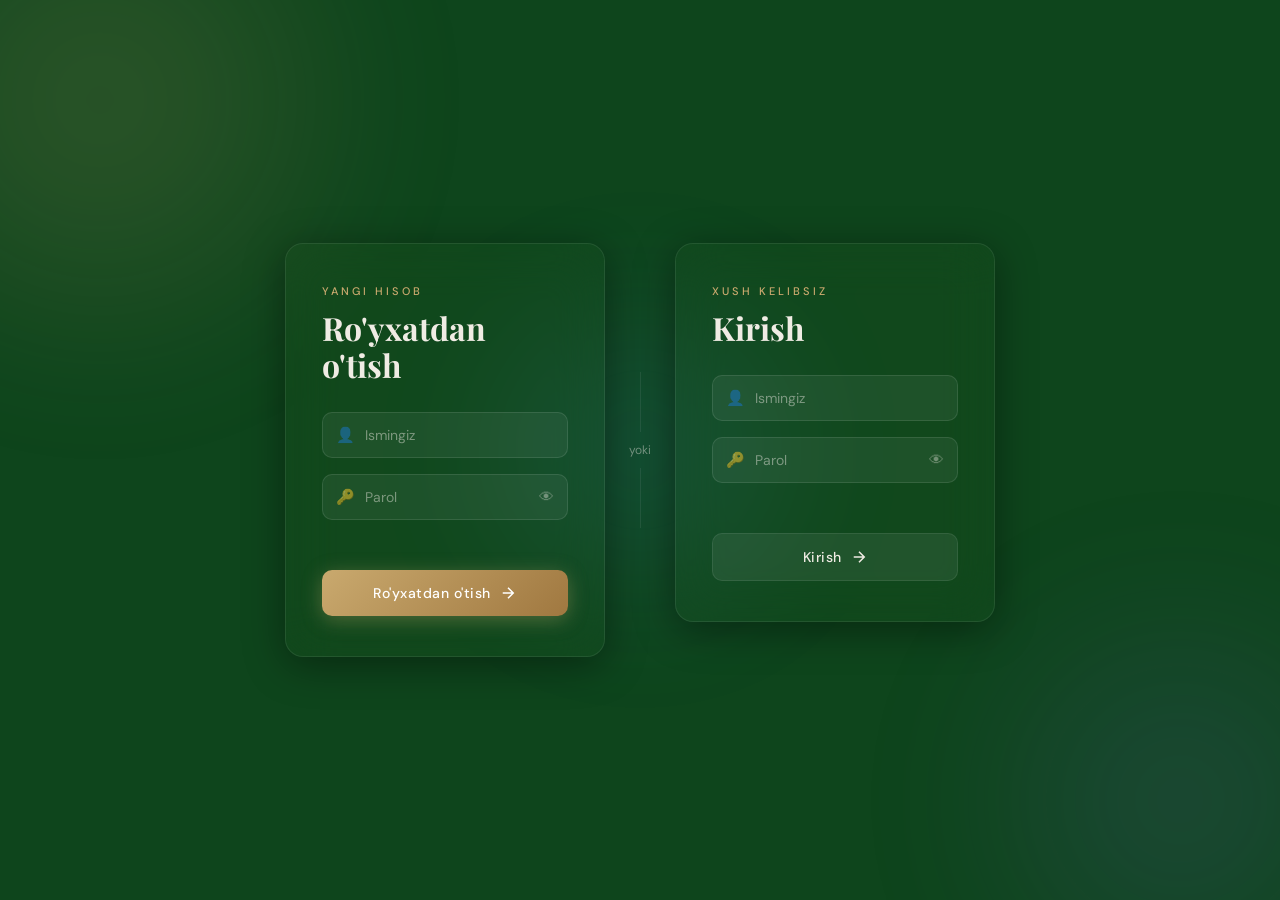
<file: index.html>
<!DOCTYPE html>
<html lang="uz">
<head>
  <meta charset="UTF-8" />
  <meta name="viewport" content="width=device-width, initial-scale=1.0"/>
  <title>Kirish | Ro'yxatdan o'tish</title>
  <link rel="stylesheet" href="style.css" />
  <link href="https://fonts.googleapis.com/css2?family=Playfair+Display:wght@700&family=DM+Sans:wght@300;400;500&display=swap" rel="stylesheet"/>
</head>
<body>
  <div class="bg-shapes">
    <div class="shape s1"></div>
    <div class="shape s2"></div>
    <div class="shape s3"></div>
  </div>

  <div class="container">
    <!-- REGISTER CARD -->
    <div class="card" id="registerCard">
      <div class="card-label">Yangi hisob</div>
      <h1 class="card-title">Ro'yxatdan<br/>o'tish</h1>

      <div class="input-group">
        <span class="input-icon">👤</span>
        <input type="text" id="regName" placeholder="Ismingiz" autocomplete="off"/>
      </div>
      <div class="input-group">
        <span class="input-icon">🔑</span>
        <input type="password" id="regPassword" placeholder="Parol"/>
        <span class="eye-toggle" onclick="togglePass('regPassword', this)">👁</span>
      </div>

      <div id="regMsg" class="msg"></div>

      <button class="btn btn-primary" onclick="register()">
        <span>Ro'yxatdan o'tish</span>
        <svg width="18" height="18" viewBox="0 0 24 24" fill="none" stroke="currentColor" stroke-width="2"><path d="M5 12h14M12 5l7 7-7 7"/></svg>
      </button>
    </div>

    <div class="divider">
      <div class="divider-line"></div>
      <span>yoki</span>
      <div class="divider-line"></div>
    </div>

    <!-- LOGIN CARD -->
    <div class="card" id="loginCard">
      <div class="card-label">Xush kelibsiz</div>
      <h1 class="card-title">Kirish</h1>

      <div class="input-group">
        <span class="input-icon">👤</span>
        <input type="text" id="loginName" placeholder="Ismingiz" autocomplete="off"/>
      </div>
      <div class="input-group">
        <span class="input-icon">🔑</span>
        <input type="password" id="loginPassword" placeholder="Parol"/>
        <span class="eye-toggle" onclick="togglePass('loginPassword', this)">👁</span>
      </div>

      <div id="loginMsg" class="msg"></div>

      <button class="btn btn-secondary" onclick="login()">
        <span>Kirish</span>
        <svg width="18" height="18" viewBox="0 0 24 24" fill="none" stroke="currentColor" stroke-width="2"><path d="M5 12h14M12 5l7 7-7 7"/></svg>
      </button>
    </div>
  </div>

  <script src="script.js"></script>
</body>
</html>
</file>
<file: style.css>
:root {
  --bg: #0e451c;
  --surface: #14141f;
  --card-bg: rgba(104, 156, 49, 0.04);
  --card-border: rgba(255,255,255,0.08);
  --accent: #c9a96e;
  --accent2: #e8c99a;
  --text: #f0ece4;
  --text-muted: rgba(240,236,228,0.45);
  --success: #4ade80;
  --error: #f87171;
  --input-bg: rgba(255,255,255,0.06);
  --input-border: rgba(255,255,255,0.1);
  --input-focus: rgba(201,169,110,0.4);
  --radius: 18px;
  --radius-sm: 10px;
  --font-display: 'Playfair Display', serif;
  --font-body: 'DM Sans', sans-serif;
}

*, *::before, *::after { box-sizing: border-box; margin: 0; padding: 0; }

body {
  font-family: var(--font-body);
  background-color: var(--bg);
  color: var(--text);
  min-height: 100vh;
  display: flex;
  align-items: center;
  justify-content: center;
  overflow-x: hidden;
}


.bg-shapes {
  position: fixed;
  inset: 0;
  pointer-events: none;
  z-index: 0;
  overflow: hidden;
}
.shape {
  position: absolute;
  border-radius: 50%;
  filter: blur(80px);
  opacity: 0.18;
}
.s1 {
  width: 500px; height: 500px;
  background: radial-gradient(circle, #c9a96e, transparent);
  top: -150px; left: -150px;
  animation: drift 12s ease-in-out infinite alternate;
}
.s2 {
  width: 400px; height: 400px;
  background: radial-gradient(circle, #6e5fc9, transparent);
  bottom: -100px; right: -100px;
  animation: drift 16s ease-in-out infinite alternate-reverse;
}
.s3 {
  width: 300px; height: 300px;
  background: radial-gradient(circle, #4facfe, transparent);
  top: 50%; left: 50%;
  transform: translate(-50%, -50%);
  animation: drift 20s ease-in-out infinite alternate;
}

@keyframes drift {
  from { transform: translate(0, 0) scale(1); }
  to   { transform: translate(40px, 30px) scale(1.1); }
}

/* ===== MAIN LAYOUT ===== */
.container {
  position: relative;
  z-index: 1;
  display: flex;
  gap: 24px;
  align-items: flex-start;
  padding: 40px 20px;
  max-width: 800px;
  width: 100%;
  flex-wrap: wrap;
  justify-content: center;
}

/* ===== CARD ===== */
.card {
  background: var(--card-bg);
  border: 1px solid var(--card-border);
  border-radius: var(--radius);
  padding: 40px 36px;
  width: 320px;
  backdrop-filter: blur(24px);
  -webkit-backdrop-filter: blur(24px);
  box-shadow: 0 8px 40px rgba(0,0,0,0.4);
  animation: fadeUp 0.6s ease both;
  transition: box-shadow 0.3s;
}
.card:hover {
  box-shadow: 0 12px 60px rgba(201,169,110,0.1);
}

#registerCard { animation-delay: 0s; }
#loginCard { animation-delay: 0.15s; }

@keyframes fadeUp {
  from { opacity: 0; transform: translateY(30px); }
  to   { opacity: 1; transform: translateY(0); }
}

.card-label {
  font-size: 11px;
  font-weight: 500;
  letter-spacing: 3px;
  text-transform: uppercase;
  color: var(--accent);
  margin-bottom: 12px;
}
.card-title {
  font-family: var(--font-display);
  font-size: 32px;
  line-height: 1.15;
  color: var(--text);
  margin-bottom: 28px;
}

/* ===== INPUTS ===== */
.input-group {
  position: relative;
  margin-bottom: 16px;
  display: flex;
  align-items: center;
}
.input-icon {
  position: absolute;
  left: 14px;
  font-size: 15px;
  opacity: 0.5;
  user-select: none;
  pointer-events: none;
}
.input-group input {
  width: 100%;
  background: var(--input-bg);
  border: 1px solid var(--input-border);
  border-radius: var(--radius-sm);
  padding: 13px 40px 13px 42px;
  color: var(--text);
  font-family: var(--font-body);
  font-size: 14px;
  outline: none;
  transition: border-color 0.25s, box-shadow 0.25s;
}
.input-group input::placeholder { color: var(--text-muted); }
.input-group input:focus {
  border-color: var(--accent);
  box-shadow: 0 0 0 3px var(--input-focus);
  background: rgba(255,255,255,0.08);
}
.eye-toggle {
  position: absolute;
  right: 14px;
  font-size: 15px;
  cursor: pointer;
  opacity: 0.4;
  transition: opacity 0.2s;
  user-select: none;
}
.eye-toggle:hover { opacity: 0.8; }

/* ===== MESSAGES ===== */
.msg {
  min-height: 22px;
  font-size: 13px;
  font-weight: 500;
  margin-bottom: 12px;
  padding: 0 4px;
  transition: all 0.3s;
}
.msg.success { color: var(--success); }
.msg.error   { color: var(--error); }

/* ===== BUTTONS ===== */
.btn {
  display: flex;
  align-items: center;
  justify-content: center;
  gap: 8px;
  width: 100%;
  padding: 14px 20px;
  border: none;
  border-radius: var(--radius-sm);
  font-family: var(--font-body);
  font-size: 14px;
  font-weight: 500;
  cursor: pointer;
  transition: transform 0.15s, box-shadow 0.25s, opacity 0.2s;
  letter-spacing: 0.5px;
}
.btn:active { transform: scale(0.97); }

.btn-primary {
  background: linear-gradient(135deg, #c9a96e, #a07840);
  color: #fff;
  box-shadow: 0 4px 20px rgba(201,169,110,0.35);
}
.btn-primary:hover {
  box-shadow: 0 6px 28px rgba(201,169,110,0.55);
  opacity: 0.95;
}

.btn-secondary {
  background: rgba(255,255,255,0.07);
  color: var(--text);
  border: 1px solid var(--card-border);
}
.btn-secondary:hover {
  background: rgba(255,255,255,0.12);
  border-color: var(--accent);
}

.btn-logout {
  background: transparent;
  border: 1px solid rgba(248,113,113,0.3);
  color: #f87171;
  margin-top: 10px;
}
.btn-logout:hover {
  background: rgba(248,113,113,0.08);
  border-color: #f87171;
}

/* ===== DIVIDER ===== */
.divider {
  display: flex;
  flex-direction: column;
  align-items: center;
  justify-content: center;
  gap: 10px;
  color: var(--text-muted);
  font-size: 12px;
  padding: 20px 0;
  align-self: center;
}
.divider-line {
  width: 1px;
  height: 60px;
  background: var(--card-border);
}

/* ===== APP PAGE ===== */
.app-body { align-items: flex-start; padding: 40px 20px; }

.app-container {
  position: relative;
  z-index: 1;
  display: flex;
  justify-content: center;
  width: 100%;
  padding: 40px 20px;
}

.welcome-card {
  background: var(--card-bg);
  border: 1px solid var(--card-border);
  border-radius: var(--radius);
  padding: 48px 44px;
  width: 100%;
  max-width: 520px;
  backdrop-filter: blur(24px);
  -webkit-backdrop-filter: blur(24px);
  box-shadow: 0 8px 60px rgba(0,0,0,0.5);
  animation: fadeUp 0.5s ease both;
}

.avatar {
  width: 64px;
  height: 64px;
  border-radius: 50%;
  background: linear-gradient(135deg, #c9a96e, #6e5fc9);
  display: flex;
  align-items: center;
  justify-content: center;
  font-size: 28px;
  margin-bottom: 20px;
  color: white;
  font-family: var(--font-display);
  font-weight: 700;
}

.welcome-label {
  font-size: 11px;
  letter-spacing: 3px;
  text-transform: uppercase;
  color: var(--success);
  margin-bottom: 10px;
}

.welcome-title {
  font-family: var(--font-display);
  font-size: 36px;
  line-height: 1.2;
  margin-bottom: 12px;
}

.highlight-name {
  background: linear-gradient(135deg, #c9a96e, #e8c99a);
  -webkit-background-clip: text;
  -webkit-text-fill-color: transparent;
  background-clip: text;
}

.welcome-sub {
  font-size: 14px;
  color: var(--text-muted);
  margin-bottom: 32px;
  line-height: 1.6;
}

/* ===== FEATURE BLOCKS ===== */
.feature-block {
  background: rgba(255,255,255,0.03);
  border: 1px solid var(--card-border);
  border-radius: var(--radius-sm);
  padding: 24px;
  margin-bottom: 20px;
}

.feature-title {
  font-size: 13px;
  font-weight: 500;
  letter-spacing: 1px;
  color: var(--accent);
  margin-bottom: 14px;
}

textarea {
  width: 100%;
  background: var(--input-bg);
  border: 1px solid var(--input-border);
  border-radius: var(--radius-sm);
  padding: 12px 14px;
  color: var(--text);
  font-family: var(--font-body);
  font-size: 14px;
  resize: vertical;
  min-height: 80px;
  outline: none;
  margin-bottom: 12px;
  transition: border-color 0.2s;
}
textarea::placeholder { color: var(--text-muted); }
textarea:focus { border-color: var(--accent); }

/* ===== SLIDER ===== */
.slider-wrap { overflow: hidden; border-radius: var(--radius-sm); }
.slides {
  display: flex;
  transition: transform 0.4s cubic-bezier(0.4,0,0.2,1);
}
.slide {
  min-width: 100%;
  height: 120px;
  display: flex;
  align-items: center;
  justify-content: center;
  font-size: 18px;
  font-weight: 500;
  color: white;
  border-radius: var(--radius-sm);
  font-family: var(--font-display);
}
.slider-controls {
  display: flex;
  align-items: center;
  justify-content: center;
  gap: 16px;
  margin-top: 12px;
  font-size: 13px;
  color: var(--text-muted);
}
.slide-btn {
  background: var(--input-bg);
  border: 1px solid var(--input-border);
  color: var(--text);
  border-radius: 8px;
  width: 36px;
  height: 36px;
  font-size: 20px;
  cursor: pointer;
  transition: background 0.2s, border-color 0.2s;
  display: flex;
  align-items: center;
  justify-content: center;
}
.slide-btn:hover { background: rgba(201,169,110,0.15); border-color: var(--accent); }

/* ===== RESPONSIVE ===== */
@media (max-width: 720px) {
  .container { flex-direction: column; align-items: center; }
  .divider { flex-direction: row; padding: 0; }
  .divider-line { width: 60px; height: 1px; }
  .card { width: 100%; max-width: 360px; padding: 30px 24px; }
  .welcome-card { padding: 32px 24px; }
}
</file>
